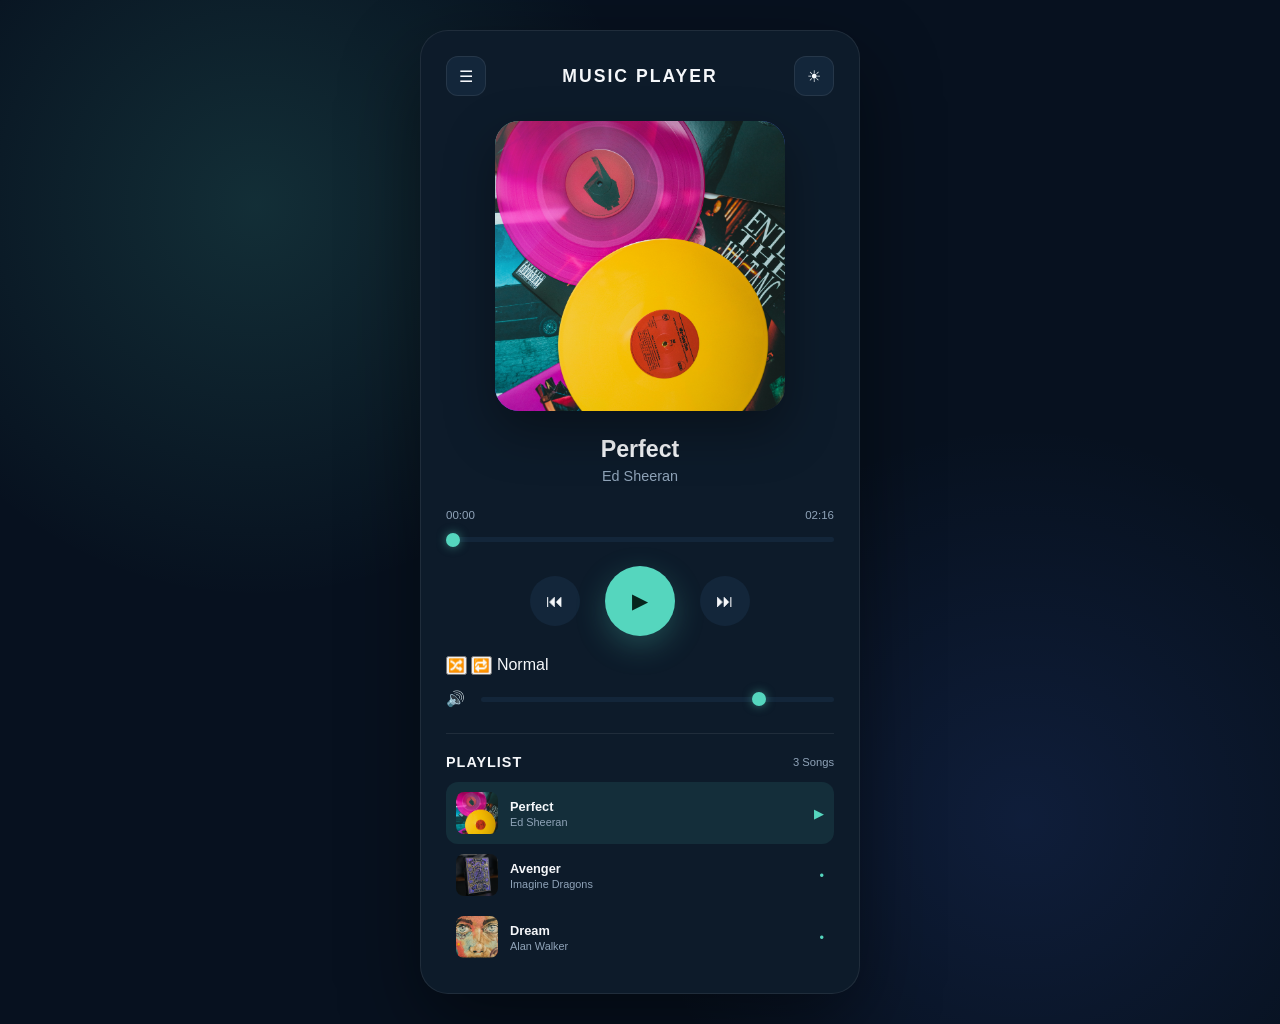
<file: Music App/index.html>
<!DOCTYPE html>
<html lang="en">

<head>
    <meta charset="UTF-8">

    <meta name="viewport"
          content="width=device-width, initial-scale=1.0">

    <meta name="description"
          content="CodeAlpha Music Player">

    <title>CodeAlpha Music Player</title>

    <link rel="stylesheet" href="./style.css">
</head>

<body>

    <main class="player-container">

        <section class="music-player" id="musicPlayer">

            <!-- HEADER -->
            <div class="player-header">

                <button
                    class="icon-btn"
                    id="menuBtn"
                    type="button"
                    aria-label="Playlist">
                    ☰
                </button>

                <h1>Music Player</h1>

                <button
                    class="icon-btn"
                    id="themeBtn"
                    type="button"
                    aria-label="Toggle theme">
                    ☀
                </button>

            </div>


            <!-- ALBUM -->
            <div class="album-section">

                <div class="album-art">

                    <img
                        id="cover"
                        src="./assets/images/song1.jpg"
                        alt="Album cover">

                </div>

                <div class="song-info">

                    <h2 id="title">Perfect</h2>

                    <p id="artist">Ed Sheeran</p>

                </div>

            </div>


            <!-- AUDIO -->
            <audio id="audio" preload="metadata"></audio>


            <!-- PROGRESS -->
            <div class="progress-section">

                <div class="time">

                    <span id="currentTime">
                        00:00
                    </span>

                    <span id="duration">
                        00:00
                    </span>

                </div>

                <input
                    type="range"
                    id="progress"
                    min="0"
                    max="100"
                    value="0"
                    step="0.1">

            </div>


            <!-- CONTROLS -->
            <div class="controls">

                <button
                    class="control-btn"
                    id="previousBtn"
                    type="button"
                    aria-label="Previous song">
                    ⏮
                </button>

                <button
                    class="play-btn"
                    id="playBtn"
                    type="button"
                    aria-label="Play">
                    ▶
                </button>

                <button
                    class="control-btn"
                    id="nextBtn"
                    type="button"
                    aria-label="Next song">
                    ⏭
                </button>

            </div>


            <!-- EXTRA CONTROLS -->
            <div class="extra-controls">

                <button
                    class="small-btn"
                    id="shuffleBtn"
                    type="button"
                    title="Shuffle">
                    🔀
                </button>

                <button
                    class="small-btn"
                    id="repeatBtn"
                    type="button"
                    title="Repeat">
                    🔁
                </button>

                <span id="playMode">
                    Normal
                </span>

            </div>


            <!-- VOLUME -->
            <div class="volume-section">

                <span id="volumeIcon">
                    🔊
                </span>

                <input
                    type="range"
                    id="volume"
                    min="0"
                    max="1"
                    step="0.01"
                    value="0.8">

            </div>


            <!-- PLAYLIST -->
            <div
                class="playlist"
                id="playlist">

                <div class="playlist-header">

                    <h3>Playlist</h3>

                    <span id="songCount">
                        3 Songs
                    </span>

                </div>

                <div id="playlistItems"></div>

            </div>

        </section>

    </main>


    <script src="./script.js"></script>

</body>
</html>
</file>
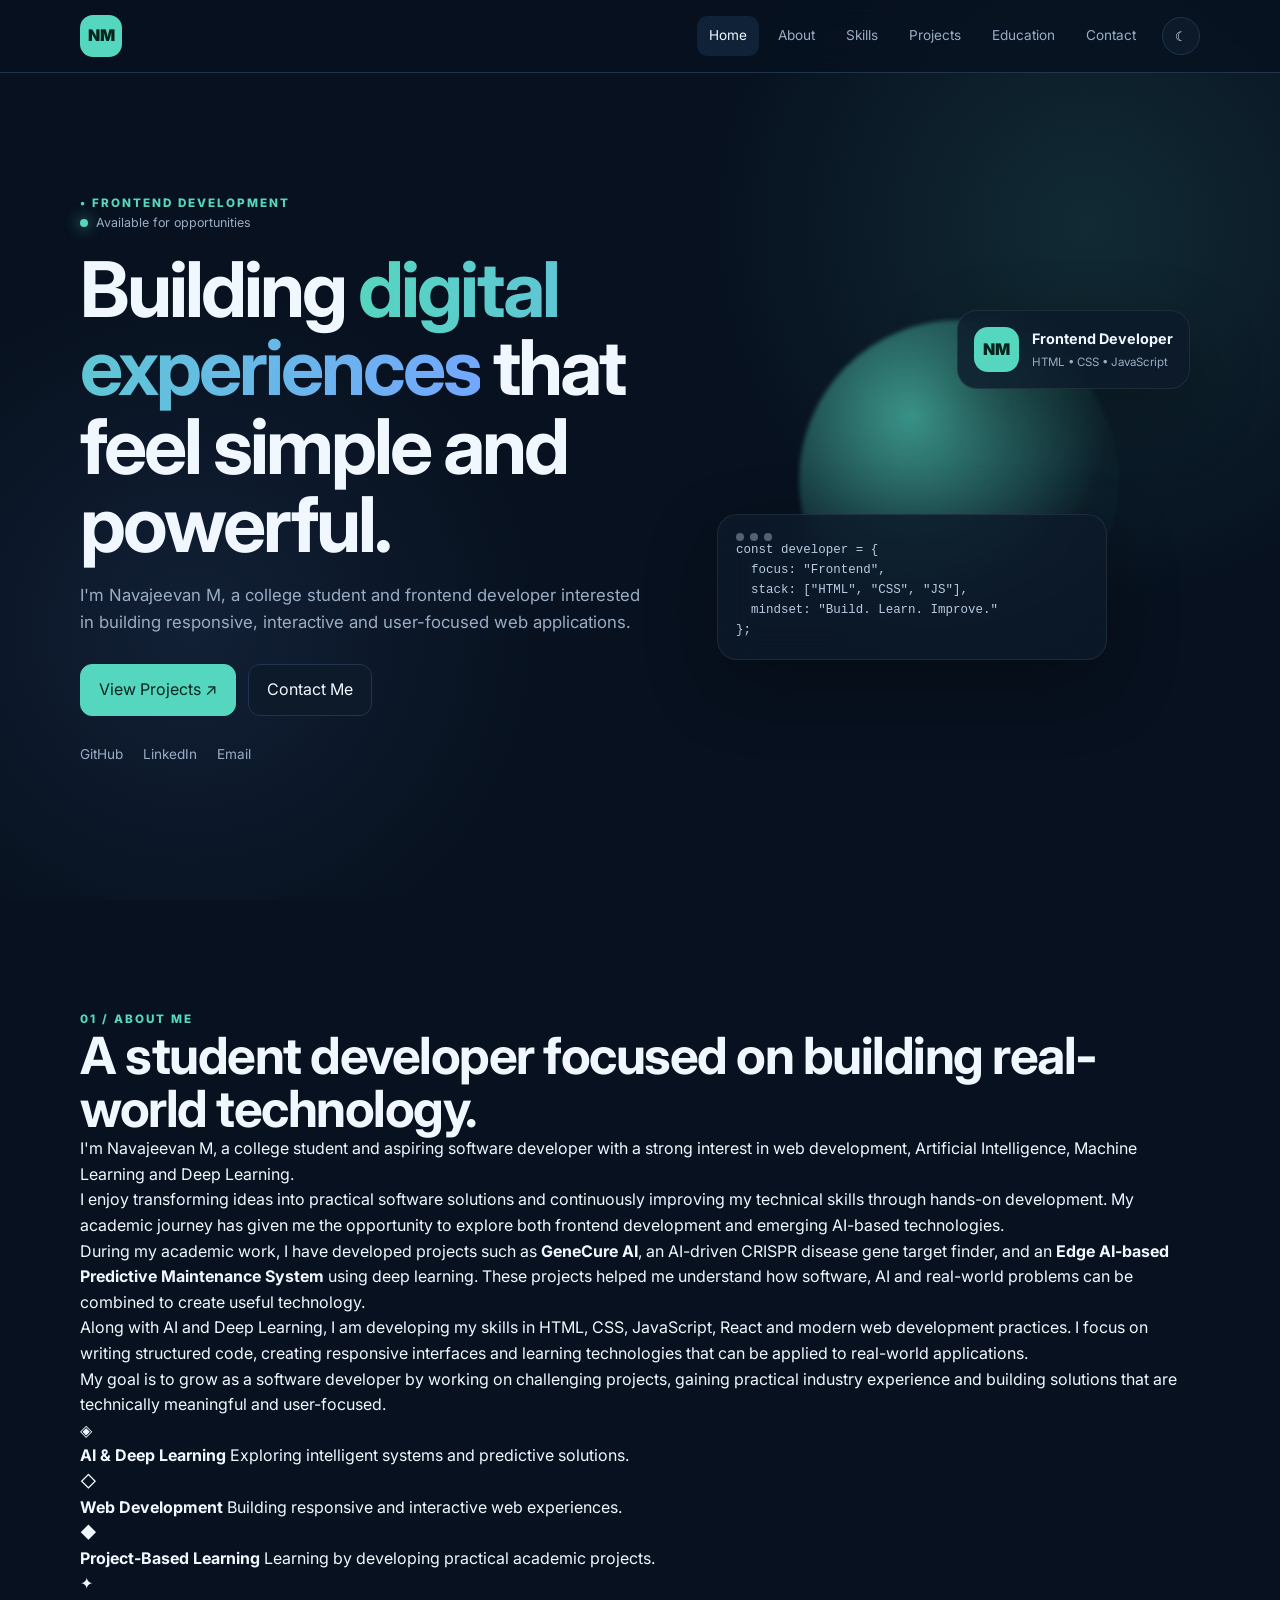
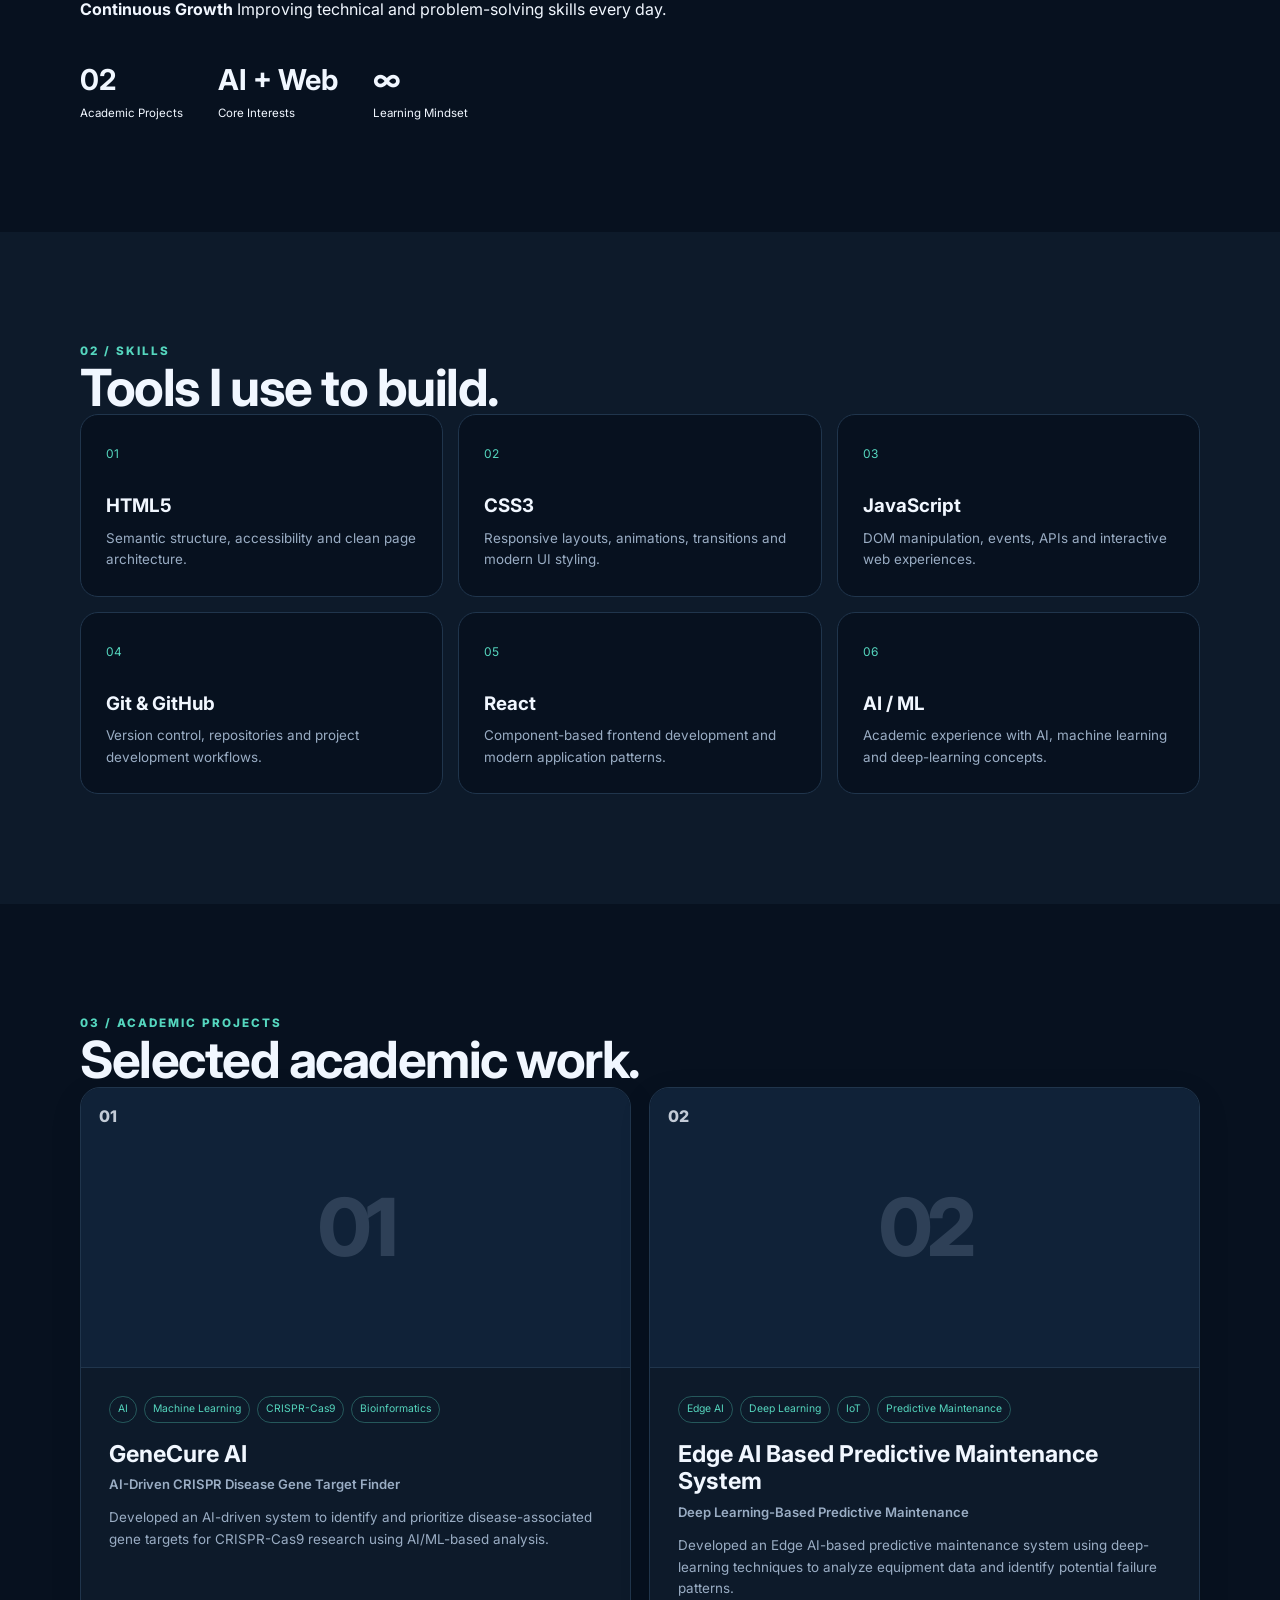
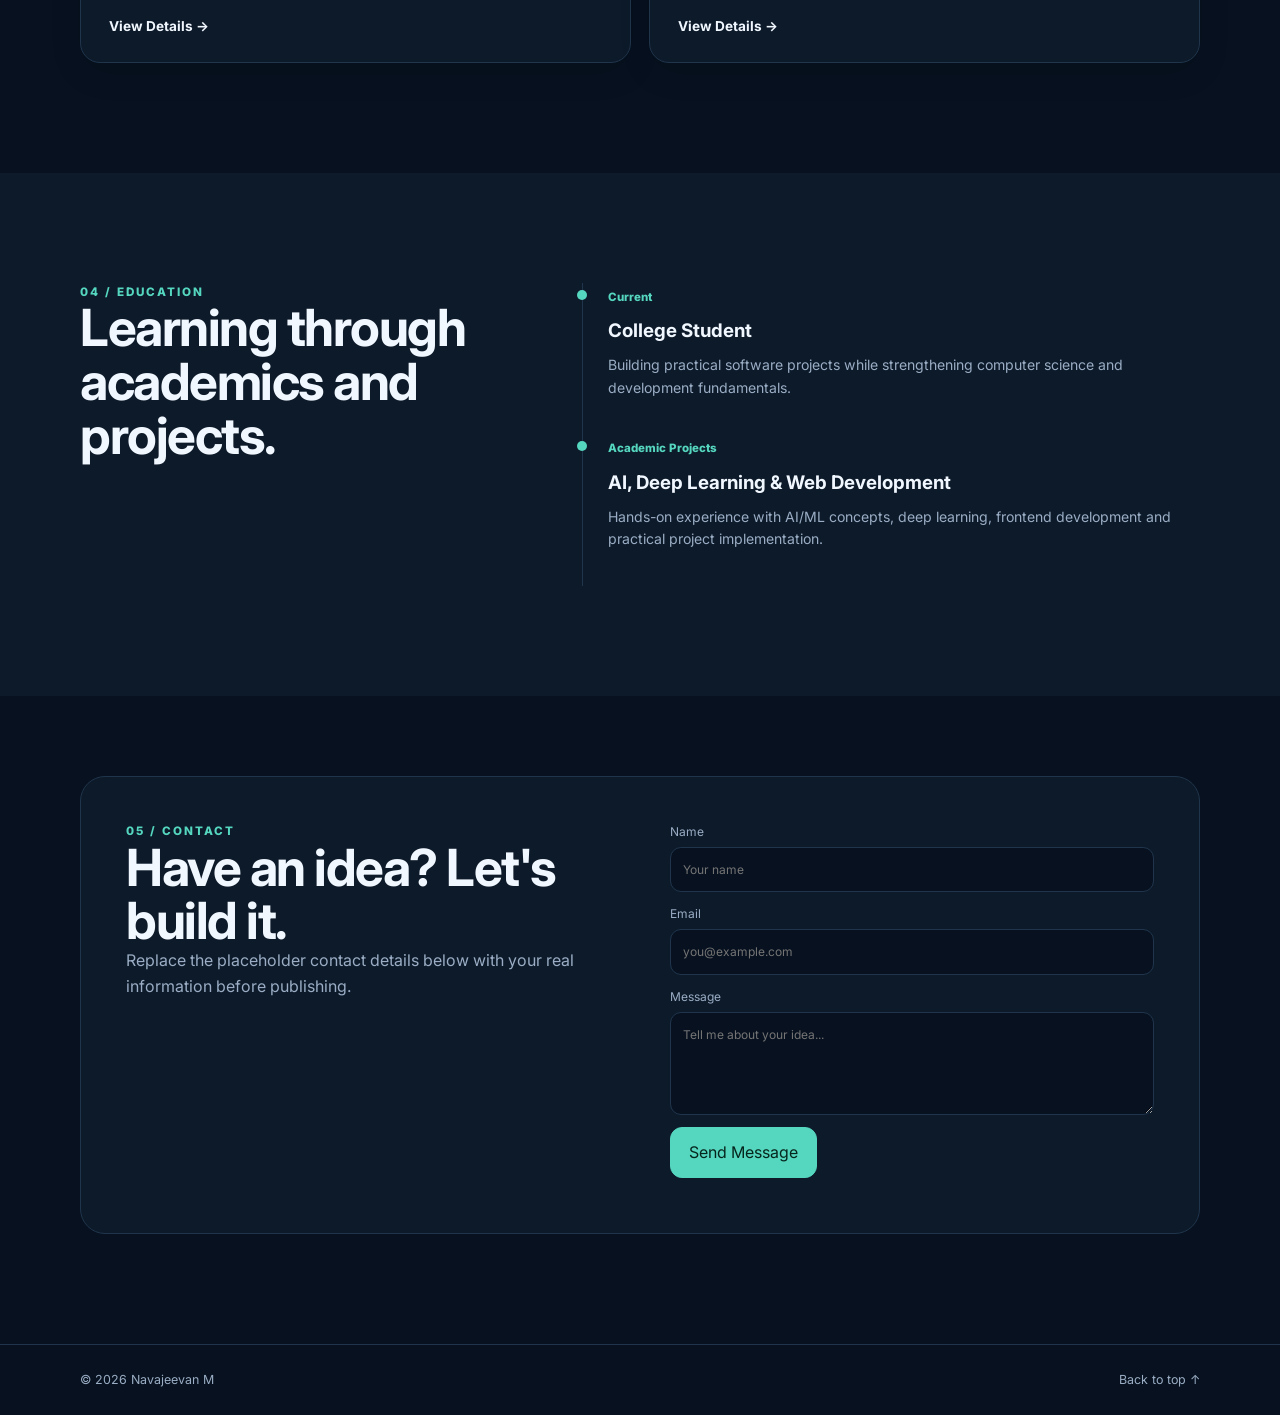
<file: Personal_Portfolio/index.html>
<!DOCTYPE html>
<html lang="en">
<head>
  <meta charset="UTF-8">

  <meta
    name="viewport"
    content="width=device-width, initial-scale=1.0"
  >

  <meta
    name="description"
    content="Navajeevan M - Frontend Developer Portfolio and Academic Project Showcase"
  >

  <title>Navajeevan M | Frontend Developer</title>

  <!-- Google Font -->
  <link rel="preconnect" href="https://fonts.googleapis.com">
  <link rel="preconnect" href="https://fonts.gstatic.com" crossorigin>

  <link
    href="https://fonts.googleapis.com/css2?family=Inter:wght@400;500;600;700;800&display=swap"
    rel="stylesheet"
  >

  <!-- CSS -->
  <link rel="stylesheet" href="style.css">
</head>

<body>

  <!-- ================= HEADER ================= -->

  <header class="site-header" id="top">

    <nav class="nav container">

      <a
        class="brand"
        href="#home"
        aria-label="Go to homepage"
      >
        NM
      </a>

      <!-- Mobile Menu -->
      <button
        class="menu-toggle"
        id="menuToggle"
        aria-label="Open navigation menu"
        aria-expanded="false"
      >
        ☰
      </button>

      <!-- Navigation -->
      <div class="nav-links" id="navLinks">

        <a class="active" href="#home">
          Home
        </a>

        <a href="#about">
          About
        </a>

        <a href="#skills">
          Skills
        </a>

        <a href="#projects">
          Projects
        </a>

        <a href="#education">
          Education
        </a>

        <a href="#contact">
          Contact
        </a>

        <!-- Theme -->
        <button
          class="theme-toggle"
          id="themeToggle"
          aria-label="Toggle theme"
        >
          ☾
        </button>

      </div>

    </nav>

  </header>


  <!-- ================= MAIN ================= -->

  <main>

    <!-- ================= HERO ================= -->

    <section
      class="hero section"
      id="home"
    >

      <div class="container hero-grid">

        <!-- Hero Content -->

        <div class="hero-copy reveal">

          <p class="eyebrow">
             • FRONTEND DEVELOPMENT
          </p>

          <p class="availability">
            <span></span>
            Available for opportunities
          </p>

          <h1>
            Building
            <span>digital experiences</span>
            that feel simple and powerful.
          </h1>

          <p class="lead">
            I'm Navajeevan M, a college student and frontend developer
            interested in building responsive, interactive and
            user-focused web applications.
          </p>

          <div class="hero-actions">

            <a
              class="btn primary"
              href="#projects"
            >
              View Projects ↗
            </a>

            <a
              class="btn secondary"
              href="#contact"
            >
              Contact Me
            </a>

          </div>

          <div class="socials">

            <a
              href="https://github.com/"
              target="_blank"
              rel="noreferrer"
            >
              GitHub
            </a>

            <a
              href="https://www.linkedin.com/"
              target="_blank"
              rel="noreferrer"
            >
              LinkedIn
            </a>

            <a
              href="mailto:your.email@example.com"
            >
              Email
            </a>

          </div>

        </div>


        <!-- Hero Visual -->

        <div class="hero-card reveal">

          <div class="orb"></div>

          <div class="profile-card">

            <div class="avatar">
              NM
            </div>

            <div>

              <strong>
                Frontend Developer
              </strong>

              <span>
                HTML • CSS • JavaScript
              </span>

            </div>

          </div>


          <div class="code-card">

            <div class="dots">

              <i></i>
              <i></i>
              <i></i>

            </div>

            <pre><code>const developer = {
  focus: "Frontend",
  stack: ["HTML", "CSS", "JS"],
  mindset: "Build. Learn. Improve."
};</code></pre>

          </div>

        </div>

      </div>

    </section>


    <!-- ================= ABOUT ================= -->

    <!-- ================= ABOUT ================= -->

<section
  class="section"
  id="about"
>

  <div class="container about-container">

    <div class="section-heading reveal">

      <p class="eyebrow">
        01 / ABOUT ME
      </p>

      <h2>
        A student developer
        focused on building
        real-world technology.
      </h2>

    </div>


    <div class="about-content reveal">

      <p class="about-intro">
        I'm Navajeevan M, a college student and aspiring
        software developer with a strong interest in
        web development, Artificial Intelligence,
        Machine Learning and Deep Learning.
      </p>


      <p>
        I enjoy transforming ideas into practical software
        solutions and continuously improving my technical
        skills through hands-on development. My academic
        journey has given me the opportunity to explore
        both frontend development and emerging AI-based
        technologies.
      </p>


      <p>
        During my academic work, I have developed projects
        such as <strong>GeneCure AI</strong>, an AI-driven
        CRISPR disease gene target finder, and an
        <strong>Edge AI-based Predictive Maintenance System</strong>
        using deep learning. These projects helped me
        understand how software, AI and real-world problems
        can be combined to create useful technology.
      </p>


      <p>
        Along with AI and Deep Learning, I am developing my
        skills in HTML, CSS, JavaScript, React and modern
        web development practices. I focus on writing
        structured code, creating responsive interfaces
        and learning technologies that can be applied to
        real-world applications.
      </p>


      <p>
        My goal is to grow as a software developer by
        working on challenging projects, gaining practical
        industry experience and building solutions that
        are technically meaningful and user-focused.
      </p>


      <!-- About Highlights -->

      <div class="about-highlights">

        <div class="about-highlight">

          <span class="highlight-icon">
            ◈
          </span>

          <div>

            <strong>
              AI & Deep Learning
            </strong>

            <span>
              Exploring intelligent systems and
              predictive solutions.
            </span>

          </div>

        </div>


        <div class="about-highlight">

          <span class="highlight-icon">
            ◇
          </span>

          <div>

            <strong>
              Web Development
            </strong>

            <span>
              Building responsive and interactive
              web experiences.
            </span>

          </div>

        </div>


        <div class="about-highlight">

          <span class="highlight-icon">
            ◆
          </span>

          <div>

            <strong>
              Project-Based Learning
            </strong>

            <span>
              Learning by developing practical
              academic projects.
            </span>

          </div>

        </div>


        <div class="about-highlight">

          <span class="highlight-icon">
            ✦
          </span>

          <div>

            <strong>
              Continuous Growth
            </strong>

            <span>
              Improving technical and problem-solving
              skills every day.
            </span>

          </div>

        </div>

      </div>


      <!-- Stats -->

      <div class="stats">

        <div>

          <strong>
            02
          </strong>

          <span>
            Academic Projects
          </span>

        </div>


        <div>

          <strong>
            AI + Web
          </strong>

          <span>
            Core Interests
          </span>

        </div>


        <div>

          <strong>
            ∞
          </strong>

          <span>
            Learning Mindset
          </span>

        </div>

      </div>

    </div>

  </div>

</section>


    <!-- ================= SKILLS ================= -->

    <section
      class="section muted-section"
      id="skills"
    >

      <div class="container">

        <div class="section-heading reveal">

          <p class="eyebrow">
            02 / SKILLS
          </p>

          <h2>
            Tools I use to build.
          </h2>

        </div>


        <div class="skills-grid">

          <article class="skill-card reveal">

            <span>
              01
            </span>

            <h3>
              HTML5
            </h3>

            <p>
              Semantic structure, accessibility and clean
              page architecture.
            </p>

          </article>


          <article class="skill-card reveal">

            <span>
              02
            </span>

            <h3>
              CSS3
            </h3>

            <p>
              Responsive layouts, animations, transitions
              and modern UI styling.
            </p>

          </article>


          <article class="skill-card reveal">

            <span>
              03
            </span>

            <h3>
              JavaScript
            </h3>

            <p>
              DOM manipulation, events, APIs and
              interactive web experiences.
            </p>

          </article>


          <article class="skill-card reveal">

            <span>
              04
            </span>

            <h3>
              Git & GitHub
            </h3>

            <p>
              Version control, repositories and
              project development workflows.
            </p>

          </article>


          <article class="skill-card reveal">

            <span>
              05
            </span>

            <h3>
              React
            </h3>

            <p>
              Component-based frontend development
              and modern application patterns.
            </p>

          </article>


          <article class="skill-card reveal">

            <span>
              06
            </span>

            <h3>
              AI / ML
            </h3>

            <p>
              Academic experience with AI, machine
              learning and deep-learning concepts.
            </p>

          </article>

        </div>

      </div>

    </section>


    <!-- ================================================= -->
    <!-- ================= PROJECTS ======================= -->
    <!-- ================================================= -->

    <section
      class="section"
      id="projects"
    >

      <div class="container">

        <div class="section-heading reveal">

          <p class="eyebrow">
            03 / ACADEMIC PROJECTS
          </p>

          <h2>
            Selected academic work.
          </h2>

        </div>


        <!-- PROJECT CARDS -->

        <div class="projects-grid">


          <!-- ================= PROJECT 01 ================= -->

          <article
            class="project-card featured reveal"
          >

            <div class="project-number">
              01
            </div>


            <div class="project-visual minimal-project">

              <span>
                01
              </span>

            </div>


            <div class="project-body">

              <div class="tags">

                <span>
                  AI
                </span>

                <span>
                  Machine Learning
                </span>

                <span>
                  CRISPR-Cas9
                </span>

                <span>
                  Bioinformatics
                </span>

              </div>


              <h3>
                GeneCure AI
              </h3>


              <h4 class="project-subtitle">
                AI-Driven CRISPR Disease Gene Target Finder
              </h4>


              <p>
                Developed an AI-driven system to identify and
                prioritize disease-associated gene targets for
                CRISPR-Cas9 research using AI/ML-based analysis.
              </p>


              <button
                class="project-link modal-open"
                data-modal="geneModal"
              >
                View Details →
              </button>

            </div>

          </article>


          <!-- ================= PROJECT 02 ================= -->

          <article
            class="project-card reveal"
          >

            <div class="project-number">
              02
            </div>


            <div class="project-visual minimal-project">

              <span>
                02
              </span>

            </div>


            <div class="project-body">

              <div class="tags">

                <span>
                  Edge AI
                </span>

                <span>
                  Deep Learning
                </span>

                <span>
                  IoT
                </span>

                <span>
                  Predictive Maintenance
                </span>

              </div>


              <h3>
                Edge AI Based Predictive Maintenance System
              </h3>


              <h4 class="project-subtitle">
                Deep Learning-Based Predictive Maintenance
              </h4>


              <p>
                Developed an Edge AI-based predictive maintenance
                system using deep-learning techniques to analyze
                equipment data and identify potential failure patterns.
              </p>


              <button
                class="project-link modal-open"
                data-modal="maintenanceModal"
              >
                View Details →
              </button>

            </div>

          </article>

        </div>

      </div>

    </section>


    <!-- ================================================= -->
    <!-- ================= GENE CURE MODAL ================ -->
    <!-- ================================================= -->

    <div
      class="project-modal"
      id="geneModal"
      aria-hidden="true"
    >

      <div class="modal-backdrop"></div>


      <div
        class="modal-panel"
        role="dialog"
        aria-modal="true"
        aria-labelledby="geneModalTitle"
      >

        <button
          class="modal-close"
          aria-label="Close project details"
        >
          ×
        </button>


        <p class="eyebrow">
          ACADEMIC PROJECT
        </p>


        <h3 id="geneModalTitle">
          GeneCure AI
        </h3>


        <h4>
          AI-Driven CRISPR Disease Gene Target Finder
        </h4>


        <p>
          An academic AI-driven system designed to identify
          and prioritize disease-associated gene targets.
        </p>

        <p>
          Uses AI/ML techniques for gene-related data analysis
          and candidate target identification.
        </p>

        <p>
          Integrates the concept of CRISPR-Cas9 for targeted
          gene-editing research.
        </p>

        <p>
          Focuses on supporting efficient and data-driven
          disease gene target discovery.
        </p>


        <div class="modal-tags">

          <span>
            AI
          </span>

          <span>
            Machine Learning
          </span>

          <span>
            CRISPR-Cas9
          </span>

          <span>
            Bioinformatics
          </span>

        </div>

      </div>

    </div>


    <!-- ================================================= -->
    <!-- ========== PREDICTIVE MAINTENANCE MODAL ========== -->
    <!-- ================================================= -->

    <div
      class="project-modal"
      id="maintenanceModal"
      aria-hidden="true"
    >

      <div class="modal-backdrop"></div>


      <div
        class="modal-panel"
        role="dialog"
        aria-modal="true"
        aria-labelledby="maintenanceModalTitle"
      >

        <button
          class="modal-close"
          aria-label="Close project details"
        >
          ×
        </button>


        <p class="eyebrow">
          ACADEMIC PROJECT
        </p>


        <h3 id="maintenanceModalTitle">
          Edge AI Based Predictive Maintenance System
        </h3>


        <h4>
          Deep Learning-Based Predictive Maintenance
        </h4>


        <p>
          An academic Edge AI system designed to predict
          potential equipment failures before they occur.
        </p>

        <p>
          Uses deep-learning techniques to analyze equipment
          and sensor-related data.
        </p>

        <p>
          Identifies patterns that may indicate abnormal
          equipment behavior or upcoming failures.
        </p>

        <p>
          Supports proactive maintenance and reduces the risk
          of unexpected equipment downtime.
        </p>


        <div class="modal-tags">

          <span>
            Edge AI
          </span>

          <span>
            Deep Learning
          </span>

          <span>
            IoT
          </span>

          <span>
            Predictive Maintenance
          </span>

        </div>

      </div>

    </div>


    <!-- ================= EDUCATION ================= -->

    <section
      class="section muted-section"
      id="education"
    >

      <div class="container two-col">

        <div class="section-heading reveal">

          <p class="eyebrow">
            04 / EDUCATION
          </p>

          <h2>
            Learning through academics and projects.
          </h2>

        </div>


        <div class="timeline reveal">

          <article>

            <span>
              Current
            </span>

            <h3>
              College Student
            </h3>

            <p>
              Building practical software projects while
              strengthening computer science and development
              fundamentals.
            </p>

          </article>


          <article>

            <span>
              Academic Projects
            </span>

            <h3>
              AI, Deep Learning & Web Development
            </h3>

            <p>
              Hands-on experience with AI/ML concepts,
              deep learning, frontend development and
              practical project implementation.
            </p>

          </article>

        </div>

      </div>

    </section>


    <!-- ================= CONTACT ================= -->

    <section
      class="section contact-section"
      id="contact"
    >

      <div class="container contact-card reveal">

        <div>

          <p class="eyebrow">
            05 / CONTACT
          </p>

          <h2>
            Have an idea? Let's build it.
          </h2>

          <p>
            Replace the placeholder contact details below
            with your real information before publishing.
          </p>

        </div>


        <form id="contactForm">

          <label>
            Name

            <input
              required
              type="text"
              id="name"
              placeholder="Your name"
            >

          </label>


          <label>
            Email

            <input
              required
              type="email"
              id="email"
              placeholder="you@example.com"
            >

          </label>


          <label>
            Message

            <textarea
              required
              id="message"
              rows="4"
              placeholder="Tell me about your idea..."
            ></textarea>

          </label>


          <button
            class="btn primary"
            type="submit"
          >
            Send Message
          </button>


          <p
            class="form-status"
            id="formStatus"
            aria-live="polite"
          ></p>

        </form>

      </div>

    </section>

  </main>


  <!-- ================= FOOTER ================= -->

  <footer class="footer">

    <div class="container">

      <span>
        ©
        <span id="year"></span>
        Navajeevan M
      </span>

      <a href="#top">
        Back to top ↑
      </a>

    </div>

  </footer>


  <!-- JavaScript -->
  <script src="script.js"></script>

</body>
</html>
</file>
<file: Music App/style.css>
/* =========================================================
   RESET
========================================================= */

* {
    margin: 0;
    padding: 0;
    box-sizing: border-box;
}


/* =========================================================
   VARIABLES
========================================================= */

:root {

    --background: #07111f;

    --card: #0d1b2a;

    --card-light: #13263a;

    --text: #f5f7fa;

    --muted: #8fa3b8;

    --accent: #55d6be;

    --accent-dark: #32b89f;

    --border: rgba(255, 255, 255, 0.08);

    --shadow:
        0 30px 80px rgba(0, 0, 0, 0.45);
}


/* LIGHT MODE */

body.light {

    --background: #edf2f7;

    --card: #ffffff;

    --card-light: #f2f6fa;

    --text: #172033;

    --muted: #667085;

    --border: rgba(0, 0, 0, 0.08);

    --shadow:
        0 25px 60px rgba(20, 40, 60, 0.15);
}


/* =========================================================
   BODY
========================================================= */

body {

    min-height: 100vh;

    font-family:
        Arial,
        Helvetica,
        sans-serif;

    background:
        radial-gradient(
            circle at 20% 20%,
            rgba(85, 214, 190, 0.15),
            transparent 30%
        ),

        radial-gradient(
            circle at 80% 80%,
            rgba(74, 121, 255, 0.12),
            transparent 30%
        ),

        var(--background);

    color: var(--text);

    display: flex;

    justify-content: center;

    align-items: center;

    padding: 30px;

    transition:
        background 0.3s ease,
        color 0.3s ease;
}


/* =========================================================
   MAIN CONTAINER
========================================================= */

.player-container {

    width: 100%;

    max-width: 440px;
}


/* =========================================================
   MUSIC PLAYER
========================================================= */

.music-player {

    width: 100%;

    padding: 25px;

    background:
        rgba(13, 27, 42, 0.94);

    background-color: var(--card);

    border:
        1px solid var(--border);

    border-radius: 28px;

    box-shadow: var(--shadow);

    backdrop-filter: blur(20px);

    transition:
        background 0.3s ease;
}


/* =========================================================
   HEADER
========================================================= */

.player-header {

    display: flex;

    justify-content: space-between;

    align-items: center;

    margin-bottom: 25px;
}


.player-header h1 {

    font-size: 1.1rem;

    text-transform: uppercase;

    letter-spacing: 2px;
}


.icon-btn {

    width: 40px;

    height: 40px;

    border:
        1px solid var(--border);

    border-radius: 12px;

    background: var(--card-light);

    color: var(--text);

    cursor: pointer;

    font-size: 1rem;

    transition:
        transform 0.2s ease,
        background 0.2s ease;
}


.icon-btn:hover {

    transform: translateY(-2px);

    background: var(--accent);

    color: #06251d;
}


/* =========================================================
   ALBUM
========================================================= */

.album-section {

    text-align: center;
}


.album-art {

    width: 290px;

    height: 290px;

    margin:
        0 auto 25px;

    border-radius: 24px;

    overflow: hidden;

    position: relative;

    background:
        linear-gradient(
            135deg,
            #55d6be,
            #4263eb,
            #171c3b
        );

    box-shadow:
        0 20px 50px rgba(0, 0, 0, 0.35);
}


.album-art img {

    width: 100%;

    height: 100%;

    object-fit: cover;

    display: block;

    position: relative;

    z-index: 2;

    transition:
        transform 0.5s ease;
}


.album-art::after {

    content: "";

    position: absolute;

    inset: 0;

    z-index: 3;

    background:
        linear-gradient(
            135deg,
            rgba(255, 255, 255, 0.12),
            transparent 40%
        );

    pointer-events: none;
}


/* FALLBACK ICON */

.album-fallback {

    position: absolute;

    inset: 0;

    display: none;

    align-items: center;

    justify-content: center;

    font-size: 7rem;

    font-weight: bold;

    color: white;

    z-index: 1;
}


.music-player.playing .album-art img {

    transform: scale(1.04);
}


/* =========================================================
   SONG INFO
========================================================= */

.song-info {

    margin-bottom: 25px;
}


.song-info h2 {

    font-size: 1.45rem;

    margin-bottom: 5px;

    white-space: nowrap;

    overflow: hidden;

    text-overflow: ellipsis;
}


.song-info p {

    color: var(--muted);

    font-size: 0.9rem;
}


/* =========================================================
   PROGRESS
========================================================= */

.progress-section {

    margin-bottom: 20px;
}


.time {

    display: flex;

    justify-content: space-between;

    color: var(--muted);

    font-size: 0.72rem;

    margin-bottom: 7px;
}


input[type="range"] {

    width: 100%;

    height: 5px;

    appearance: none;

    -webkit-appearance: none;

    border-radius: 20px;

    background: var(--card-light);

    cursor: pointer;
}


input[type="range"]::-webkit-slider-thumb {

    appearance: none;

    -webkit-appearance: none;

    width: 14px;

    height: 14px;

    border-radius: 50%;

    border: none;

    background: var(--accent);

    cursor: pointer;

    box-shadow:
        0 0 10px rgba(85, 214, 190, 0.5);
}


input[type="range"]::-moz-range-thumb {

    width: 14px;

    height: 14px;

    border: none;

    border-radius: 50%;

    background: var(--accent);

    cursor: pointer;
}


/* =========================================================
   CONTROLS
========================================================= */

.controls {

    display: flex;

    justify-content: center;

    align-items: center;

    gap: 25px;

    margin: 20px 0;
}


.control-btn {

    width: 50px;

    height: 50px;

    border: none;

    border-radius: 50%;

    background: var(--card-light);

    color: var(--text);

    cursor: pointer;

    font-size: 1.1rem;

    transition:
        transform 0.2s ease,
        background 0.2s ease;
}


.control-btn:hover {

    transform: scale(1.08);

    background: var(--accent);

    color: #06251d;
}


.play-btn {

    width: 70px;

    height: 70px;

    border: none;

    border-radius: 50%;

    background: var(--accent);

    color: #06251d;

    cursor: pointer;

    font-size: 1.3rem;

    box-shadow:
        0 10px 30px rgba(85, 214, 190, 0.25);

    transition:
        transform 0.2s ease,
        background 0.2s ease;
}


.play-btn:hover {

    transform: scale(1.08);

    background: var(--accent-dark);
}


.music-player.playing .play-btn {

    box-shadow:
        0 0 0 8px rgba(85, 214, 190, 0.05),
        0 0 0 16px rgba(85, 214, 190, 0.03);
}


/* =========================================================
   VOLUME
========================================================= */

.volume-section {

    display: flex;

    align-items: center;

    gap: 12px;

    margin:
        15px 0 25px;
}


.volume-section span {

    font-size: 0.95rem;

    width: 25px;
}


/* =========================================================
   PLAYLIST
========================================================= */

.playlist {

    border-top:
        1px solid var(--border);

    padding-top: 20px;
}


.playlist-header {

    display: flex;

    align-items: center;

    justify-content: space-between;

    margin-bottom: 12px;
}


.playlist-header h3 {

    font-size: 0.9rem;

    text-transform: uppercase;

    letter-spacing: 1px;
}


.playlist-header span {

    color: var(--muted);

    font-size: 0.7rem;
}


/* =========================================================
   PLAYLIST ITEM
========================================================= */

.playlist-item {

    display: flex;

    align-items: center;

    gap: 12px;

    padding: 10px;

    border-radius: 12px;

    cursor: pointer;

    transition:
        background 0.2s ease,
        transform 0.2s ease;
}


.playlist-item:hover {

    background: var(--card-light);

    transform: translateX(3px);
}


.playlist-item.active {

    background:
        rgba(85, 214, 190, 0.1);
}


.playlist-cover {

    width: 42px;

    height: 42px;

    object-fit: cover;

    border-radius: 8px;

    flex-shrink: 0;
}


.playlist-details {

    flex: 1;

    min-width: 0;
}


.playlist-details strong {

    display: block;

    font-size: 0.8rem;

    white-space: nowrap;

    overflow: hidden;

    text-overflow: ellipsis;
}


.playlist-details span {

    display: block;

    color: var(--muted);

    font-size: 0.68rem;

    margin-top: 2px;
}


.playlist-play {

    color: var(--accent);

    font-size: 0.8rem;
}


/* =========================================================
   MOBILE
========================================================= */

@media (max-width: 500px) {

    body {

        padding: 15px;

        align-items: flex-start;

        padding-top: 25px;
    }


    .music-player {

        padding: 20px;

        border-radius: 22px;
    }


    .album-art {

        width: 100%;

        max-width: 290px;

        height: 290px;
    }


    .player-header h1 {

        font-size: 0.95rem;
    }


    .controls {

        gap: 18px;
    }


    .control-btn {

        width: 46px;

        height: 46px;
    }


    .play-btn {

        width: 64px;

        height: 64px;
    }

}


/* =========================================================
   VERY SMALL DEVICES
========================================================= */

@media (max-width: 350px) {

    .music-player {

        padding: 16px;
    }


    .album-art {

        height: 240px;
    }


    .controls {

        gap: 12px;
    }

}
</file>
<file: Personal_Portfolio/style.css>
/* =========================================================
   RESET
========================================================= */

* {
  box-sizing: border-box;
  margin: 0;
  padding: 0;
}

html {
  scroll-behavior: smooth;
}


/* =========================================================
   VARIABLES
========================================================= */

:root {
  --bg: #07111f;
  --surface: #0d1a2a;
  --surface2: #102238;

  --text: #f1f7ff;
  --muted: #9aadc4;

  --line: #20354c;

  --accent: #55d6be;
  --accent2: #73a7ff;

  --shadow:
    0 25px 70px rgba(0, 0, 0, 0.28);
}


/* =========================================================
   LIGHT THEME
========================================================= */

body.light {
  --bg: #f5f8fc;
  --surface: #ffffff;
  --surface2: #edf3f9;

  --text: #122035;
  --muted: #64748a;

  --line: #dce5ef;

  --shadow:
    0 25px 70px rgba(35, 55, 80, 0.12);
}


/* =========================================================
   BODY
========================================================= */

body {
  margin: 0;

  background: var(--bg);

  color: var(--text);

  font-family:
    Inter,
    system-ui,
    -apple-system,
    BlinkMacSystemFont,
    "Segoe UI",
    Arial,
    sans-serif;

  line-height: 1.6;

  transition:
    background 0.3s ease,
    color 0.3s ease;
}


/* =========================================================
   CONTAINER
========================================================= */

.container {
  width: min(1120px, 92%);
  margin: auto;
}


/* =========================================================
   HEADER
========================================================= */

.site-header {
  position: fixed;

  top: 0;
  left: 0;

  width: 100%;

  z-index: 20;

  background:
    color-mix(
      in srgb,
      var(--bg) 78%,
      transparent
    );

  backdrop-filter: blur(16px);

  border-bottom:
    1px solid var(--line);
}


.nav {
  height: 72px;

  display: flex;

  align-items: center;

  justify-content: space-between;
}


/* =========================================================
   LOGO
========================================================= */

.brand {
  width: 42px;
  height: 42px;

  display: grid;

  place-items: center;

  border-radius: 13px;

  background: var(--accent);

  color: #05231c;

  text-decoration: none;

  font-weight: 900;
}


/* =========================================================
   NAVIGATION
========================================================= */

.nav-links {
  display: flex;

  align-items: center;

  gap: 7px;
}


.nav-links a {
  color: var(--muted);

  text-decoration: none;

  padding: 9px 12px;

  border-radius: 10px;

  font-size: 0.85rem;

  transition: 0.2s;
}


.nav-links a:hover,
.nav-links a.active {
  color: var(--text);

  background: var(--surface2);
}


/* =========================================================
   THEME BUTTON
========================================================= */

.theme-toggle {
  width: 38px;
  height: 38px;

  border-radius: 50%;

  border:
    1px solid var(--line);

  background: var(--surface);

  color: var(--text);

  cursor: pointer;

  margin-left: 7px;
}


/* =========================================================
   MOBILE MENU
========================================================= */

.menu-toggle {
  display: none;

  width: 42px;
  height: 42px;

  border-radius: 10px;

  border:
    1px solid var(--line);

  background: var(--surface);

  color: var(--text);

  cursor: pointer;

  font-size: 1.1rem;
}


/* =========================================================
   SECTIONS
========================================================= */

.section {
  padding: 110px 0;
}


/* =========================================================
   HERO
========================================================= */

.hero {
  padding-top: 170px;

  min-height: 100vh;

  display: grid;

  align-items: center;

  background:
    radial-gradient(
      circle at 85% 25%,
      rgba(85, 214, 190, 0.13),
      transparent 30%
    ),

    radial-gradient(
      circle at 15% 70%,
      rgba(115, 167, 255, 0.10),
      transparent 28%
    );
}


.hero-grid {
  display: grid;

  grid-template-columns:
    1.08fr
    0.92fr;

  gap: 70px;

  align-items: center;
}


/* =========================================================
   TEXT
========================================================= */

.eyebrow {
  font-size: 0.73rem;

  letter-spacing: 2px;

  color: var(--accent);

  font-weight: 800;
}


.availability {
  color: var(--muted);

  font-size: 0.78rem;

  display: flex;

  align-items: center;

  gap: 8px;
}


.availability span {
  width: 8px;
  height: 8px;

  border-radius: 50%;

  background: var(--accent);

  box-shadow:
    0 0 15px var(--accent);
}


.hero h1 {
  font-size:
    clamp(
      2.8rem,
      6vw,
      5.4rem
    );

  line-height: 1.02;

  letter-spacing: -3px;

  margin: 18px 0;
}


.hero h1 span {
  background:
    linear-gradient(
      100deg,
      var(--accent),
      var(--accent2)
    );

  -webkit-background-clip: text;

  color: transparent;
}


.lead {
  font-size: 1.05rem;

  color: var(--muted);

  max-width: 680px;
}


/* =========================================================
   BUTTONS
========================================================= */

.hero-actions {
  display: flex;

  gap: 12px;

  flex-wrap: wrap;

  margin: 28px 0;
}


.btn {
  display: inline-flex;

  justify-content: center;

  align-items: center;

  border-radius: 12px;

  padding: 12px 18px;

  text-decoration: none;

  border:
    1px solid var(--line);

  font-weight: 700;

  cursor: pointer;

  font: inherit;
}


.primary {
  background: var(--accent);

  color: #06251d;

  border-color: var(--accent);
}


.secondary {
  background: var(--surface);

  color: var(--text);
}


/* =========================================================
   SOCIAL LINKS
========================================================= */

.socials {
  display: flex;

  gap: 20px;
}


.socials a {
  color: var(--muted);

  text-decoration: none;

  font-size: 0.85rem;
}


.socials a:hover {
  color: var(--accent);
}


/* =========================================================
   HERO VISUAL
========================================================= */

.hero-card {
  min-height: 450px;

  position: relative;

  display: grid;

  place-items: center;
}


.orb {
  position: absolute;

  width: 320px;
  height: 320px;

  border-radius: 50%;

  background:
    radial-gradient(
      circle at 35% 30%,
      rgba(85, 214, 190, 0.65),
      rgba(85, 214, 190, 0.03) 65%
    );

  filter: blur(2px);

  animation:
    float 6s ease-in-out infinite;
}


/* =========================================================
   PROFILE CARD
========================================================= */

.profile-card {
  position: absolute;

  top: 55px;
  right: 10px;

  padding: 16px;

  display: flex;

  gap: 13px;

  align-items: center;

  background:
    rgba(13, 26, 42, 0.82);

  border:
    1px solid #ffffff14;

  backdrop-filter: blur(18px);

  box-shadow: var(--shadow);

  border-radius: 20px;
}


.profile-card span,
.profile-card strong {
  display: block;
}


.profile-card strong {
  font-size: 0.9rem;
}


.profile-card span {
  font-size: 0.72rem;

  color: var(--muted);

  margin-top: 3px;
}


.avatar {
  width: 45px;
  height: 45px;

  display: grid;

  place-items: center;

  border-radius: 14px;

  background: var(--accent);

  color: #05231c;

  font-weight: 900;
}


/* =========================================================
   CODE CARD
========================================================= */

.code-card {
  position: absolute;

  bottom: 45px;
  left: 0;

  width: min(100%, 390px);

  padding: 18px;

  background:
    rgba(13, 26, 42, 0.82);

  border:
    1px solid #ffffff14;

  backdrop-filter: blur(18px);

  box-shadow: var(--shadow);

  border-radius: 20px;
}


.dots {
  display: flex;

  gap: 6px;
}


.dots i {
  width: 8px;
  height: 8px;

  border-radius: 50%;

  background: var(--muted);

  opacity: 0.5;
}


.code-card pre {
  overflow: auto;

  color: #b9cce2;

  font-size: 0.78rem;
}


.code-card code {
  font-family:
    ui-monospace,
    SFMono-Regular,
    Consolas,
    monospace;
}


/* =========================================================
   TWO COLUMN
========================================================= */

.two-col {
  display: grid;

  grid-template-columns:
    0.8fr
    1.2fr;

  gap: 90px;
}


/* =========================================================
   SECTION HEADINGS
========================================================= */

.section-heading h2,
.contact-card h2 {
  font-size:
    clamp(
      2rem,
      4vw,
      3.5rem
    );

  line-height: 1.05;

  letter-spacing: -1.5px;
}


/* =========================================================
   ABOUT
========================================================= */

.about-copy {
  color: var(--muted);

  font-size: 1rem;
}


.stats {
  display: flex;

  gap: 35px;

  margin-top: 35px;
}


.stats strong,
.stats span {
  display: block;
}


.stats strong {
  font-size: 1.8rem;

  color: var(--text);
}


.stats span {
  font-size: 0.72rem;
}


/* =========================================================
   MUTED SECTION
========================================================= */

.muted-section {
  background: var(--surface);
}


/* =========================================================
   SKILLS
========================================================= */

.skills-grid {
  display: grid;

  grid-template-columns:
    repeat(3, 1fr);

  gap: 15px;
}


.skill-card {
  padding: 25px;

  border:
    1px solid var(--line);

  border-radius: 18px;

  background: var(--bg);

  transition: 0.25s;
}


.skill-card:hover {
  transform: translateY(-5px);

  border-color:
    #55d6be66;
}


.skill-card span {
  color: var(--accent);

  font-size: 0.75rem;
}


.skill-card h3 {
  margin:
    25px 0 7px;
}


.skill-card p {
  color: var(--muted);

  font-size: 0.84rem;
}


/* =========================================================
   PROJECTS
========================================================= */

.projects-grid {
  display: grid;

  grid-template-columns:
    repeat(2, minmax(0, 1fr));

  gap: 18px;

  align-items: stretch;
}


/* =========================================================
   PROJECT CARD
   BOTH PROJECTS USE EXACTLY THE SAME STRUCTURE
========================================================= */

.project-card {
  width: 100%;

  min-height: 560px;

  display: flex;

  flex-direction: column;

  border:
    1px solid var(--line);

  border-radius: 20px;

  overflow: hidden;

  background: var(--surface);

  position: relative;

  transition:
    transform 0.25s ease,
    border-color 0.25s ease;

  box-shadow:
    0 10px 35px rgba(0, 0, 0, 0.08);
}


.project-card:hover {
  transform: translateY(-5px);

  border-color:
    #55d6be66;
}


/* =========================================================
   IMPORTANT:
   REMOVE OLD FEATURED SPECIAL LAYOUT
========================================================= */

.project-card.featured {
  grid-column: auto;

  display: flex;

  grid-template-columns: none;
}


/* =========================================================
   PROJECT NUMBER
========================================================= */

.project-number {
  position: absolute;

  top: 16px;
  left: 18px;

  color: var(--text);

  z-index: 2;

  font-weight: 800;

  opacity: 0.8;
}


/* =========================================================
   PROJECT VISUAL
========================================================= */

.minimal-project {
  width: 100%;

  height: 280px;

  min-height: 280px;

  display: grid;

  place-items: center;

  background: var(--surface2);

  border-right: none;

  border-bottom:
    1px solid var(--line);

  flex-shrink: 0;
}


.minimal-project span {
  font-size: 5rem;

  font-weight: 800;

  letter-spacing: -5px;

  color: var(--muted);

  opacity: 0.22;
}


/* =========================================================
   PROJECT BODY
========================================================= */

.project-body {
  padding: 28px;

  display: flex;

  flex-direction: column;

  flex: 1;
}


/* =========================================================
   PROJECT TAGS
========================================================= */

.tags {
  display: flex;

  gap: 7px;

  flex-wrap: wrap;
}


.tags span {
  font-size: 0.65rem;

  color: var(--accent);

  border:
    1px solid #55d6be55;

  border-radius: 999px;

  padding: 4px 8px;
}


/* =========================================================
   PROJECT TITLE
========================================================= */

.project-body h3 {
  font-size: 1.45rem;

  line-height: 1.2;

  margin:
    18px 0 6px;
}


/* =========================================================
   PROJECT SUBTITLE
========================================================= */

.project-subtitle {
  color: var(--muted);

  font-size: 0.82rem;

  font-weight: 600;

  margin:
    0 0 12px;
}


/* =========================================================
   PROJECT DESCRIPTION
========================================================= */

.project-body p {
  color: var(--muted);

  font-size: 0.84rem;

  margin-bottom: 18px;
}


/* =========================================================
   VIEW DETAILS
========================================================= */

.project-link {
  color: var(--text);

  font-weight: 700;

  text-decoration: none;

  font-size: 0.85rem;

  border: none;

  background: transparent;

  padding: 0;

  cursor: pointer;

  font-family: inherit;

  transition: color 0.2s;

  margin-top: auto;

  align-self: flex-start;
}


.project-link:hover {
  color: var(--accent);
}


/* =========================================================
   PROJECT MODAL
========================================================= */

.project-modal {
  position: fixed;

  inset: 0;

  z-index: 100;

  display: grid;

  place-items: center;

  padding: 20px;

  visibility: hidden;

  opacity: 0;

  pointer-events: none;

  transition:
    opacity 0.3s ease,
    visibility 0.3s ease;
}


.project-modal.active {
  visibility: visible;

  opacity: 1;

  pointer-events: auto;
}


/* =========================================================
   MODAL BACKDROP
========================================================= */

.modal-backdrop {
  position: absolute;

  inset: 0;

  background:
    rgba(0, 0, 0, 0.72);

  backdrop-filter:
    blur(8px);
}


/* =========================================================
   MODAL PANEL
========================================================= */

.modal-panel {
  position: relative;

  width:
    min(620px, 100%);

  max-height: 90vh;

  overflow-y: auto;

  padding: 34px;

  border:
    1px solid rgba(255, 255, 255, 0.14);

  border-radius: 24px;

  background:
    rgba(13, 26, 42, 0.92);

  box-shadow:
    0 30px 100px rgba(0, 0, 0, 0.45);

  backdrop-filter:
    blur(20px);

  transform:
    translateY(70px);

  opacity: 0;

  transition:
    transform 0.38s cubic-bezier(
      0.2,
      0.8,
      0.2,
      1
    ),
    opacity 0.3s ease;
}


.project-modal.active .modal-panel {
  transform:
    translateY(0);

  opacity: 1;
}


/* =========================================================
   MODAL HEADING
========================================================= */

.modal-panel h3 {
  font-size:
    clamp(
      1.8rem,
      4vw,
      2.6rem
    );

  line-height: 1.1;

  margin:
    8px 40px 6px 0;

  letter-spacing: -1px;
}


.modal-panel h4 {
  color: var(--muted);

  font-size: 0.95rem;

  margin:
    0 0 24px;

  font-weight: 600;
}


.modal-panel p:not(.eyebrow) {
  color: var(--muted);

  font-size: 0.88rem;

  margin-bottom: 10px;
}


/* =========================================================
   MODAL CLOSE
========================================================= */

.modal-close {
  position: absolute;

  top: 17px;
  right: 17px;

  width: 38px;
  height: 38px;

  border-radius: 50%;

  border:
    1px solid var(--line);

  background: var(--surface2);

  color: var(--text);

  font-size: 1.5rem;

  line-height: 1;

  cursor: pointer;

  transition: 0.2s;
}


.modal-close:hover {
  background: var(--accent);

  color: #06251d;

  border-color: var(--accent);
}


/* =========================================================
   MODAL TAGS
========================================================= */

.modal-tags {
  display: flex;

  flex-wrap: wrap;

  gap: 7px;

  margin-top: 22px;
}


.modal-tags span {
  font-size: 0.68rem;

  color: var(--accent);

  border:
    1px solid #55d6be55;

  border-radius: 999px;

  padding: 5px 9px;
}


/* =========================================================
   PREVENT PAGE SCROLL
========================================================= */

body.modal-open {
  overflow: hidden;
}


/* =========================================================
   EDUCATION
========================================================= */

.timeline {
  border-left:
    1px solid var(--line);

  padding-left: 25px;
}


.timeline article {
  position: relative;

  margin-bottom: 35px;
}


.timeline article::before {
  content: "";

  position: absolute;

  left: -31px;

  top: 7px;

  width: 10px;
  height: 10px;

  border-radius: 50%;

  background: var(--accent);
}


.timeline span {
  font-size: 0.72rem;

  color: var(--accent);

  font-weight: 800;
}


.timeline h3 {
  margin: 8px 0;
}


.timeline p {
  color: var(--muted);

  font-size: 0.88rem;
}


/* =========================================================
   CONTACT
========================================================= */

.contact-section {
  padding-top: 80px;
}


.contact-card {
  display: grid;

  grid-template-columns:
    1fr
    1fr;

  gap: 60px;

  background: var(--surface);

  border:
    1px solid var(--line);

  padding: 45px;

  border-radius: 25px;
}


.contact-card > div > p:last-child {
  color: var(--muted);
}


form label {
  display: block;

  font-size: 0.75rem;

  color: var(--muted);

  margin-bottom: 12px;
}


input,
textarea {
  display: block;

  width: 100%;

  margin-top: 6px;

  background: var(--bg);

  border:
    1px solid var(--line);

  border-radius: 11px;

  padding: 12px;

  color: var(--text);

  font: inherit;

  outline: none;
}


input:focus,
textarea:focus {
  border-color: var(--accent);
}


.form-status {
  font-size: 0.75rem;

  color: var(--accent);

  margin: 10px 0;
}


/* =========================================================
   FOOTER
========================================================= */

.footer {
  border-top:
    1px solid var(--line);

  padding: 25px 0;

  color: var(--muted);

  font-size: 0.78rem;
}


.footer .container {
  display: flex;

  justify-content: space-between;
}


.footer a {
  color: var(--muted);

  text-decoration: none;
}


/* =========================================================
   SCROLL REVEAL
========================================================= */

.reveal {
  opacity: 0;

  transform:
    translateY(22px);

  transition:
    opacity 0.7s ease,
    transform 0.7s ease;
}


.reveal.show {
  opacity: 1;

  transform: none;
}


/* =========================================================
   ANIMATION
========================================================= */

@keyframes float {

  50% {
    transform:
      translateY(-14px);
  }

}


/* =========================================================
   TABLET / MOBILE
========================================================= */

@media (max-width: 850px) {

  .nav-links {
    position: absolute;

    top: 72px;

    left: 4%;
    right: 4%;

    padding: 12px;

    background: var(--surface);

    border:
      1px solid var(--line);

    border-radius: 15px;

    display: none;

    flex-direction: column;

    align-items: stretch;
  }


  .nav-links.open {
    display: flex;
  }


  .nav-links a {
    text-align: center;
  }


  .menu-toggle {
    display: block;
  }


  .hero-grid {
    grid-template-columns: 1fr;

    gap: 40px;
  }


  .two-col {
    grid-template-columns: 1fr;

    gap: 40px;
  }


  .hero {
    padding-top: 125px;
  }


  .hero-card {
    min-height: 350px;
  }


  .skills-grid {
    grid-template-columns:
      repeat(2, 1fr);
  }


  /*
     BOTH PROJECTS REMAIN IDENTICAL
  */

  .projects-grid {
    grid-template-columns: 1fr;
  }


  .project-card,
  .project-card.featured {
    min-height: auto;

    display: flex;

    flex-direction: column;

    grid-column: auto;
  }


  .minimal-project {
    height: 250px;

    min-height: 250px;

    border-right: none;

    border-bottom:
      1px solid var(--line);
  }


  .contact-card {
    grid-template-columns: 1fr;

    padding: 30px;
  }

}


/* =========================================================
   SMALL MOBILE
========================================================= */

@media (max-width: 540px) {

  .section {
    padding: 80px 0;
  }


  .hero h1 {
    letter-spacing: -1.8px;
  }


  .skills-grid {
    grid-template-columns: 1fr;
  }


  .stats {
    gap: 20px;

    flex-wrap: wrap;
  }


  .profile-card {
    right: 0;
  }


  .code-card {
    left: 0;
  }


  .footer .container {
    gap: 15px;

    flex-direction: column;
  }


  .hero-card {
    min-height: 330px;
  }


  .project-card {
    border-radius: 18px;
  }


  .minimal-project {
    height: 220px;

    min-height: 220px;
  }


  .minimal-project span {
    font-size: 4rem;
  }


  .project-body {
    padding: 24px;
  }


  .project-body h3 {
    font-size: 1.3rem;
  }


  .modal-panel {
    padding: 28px 22px;

    border-radius: 20px;
  }

}
</file>
